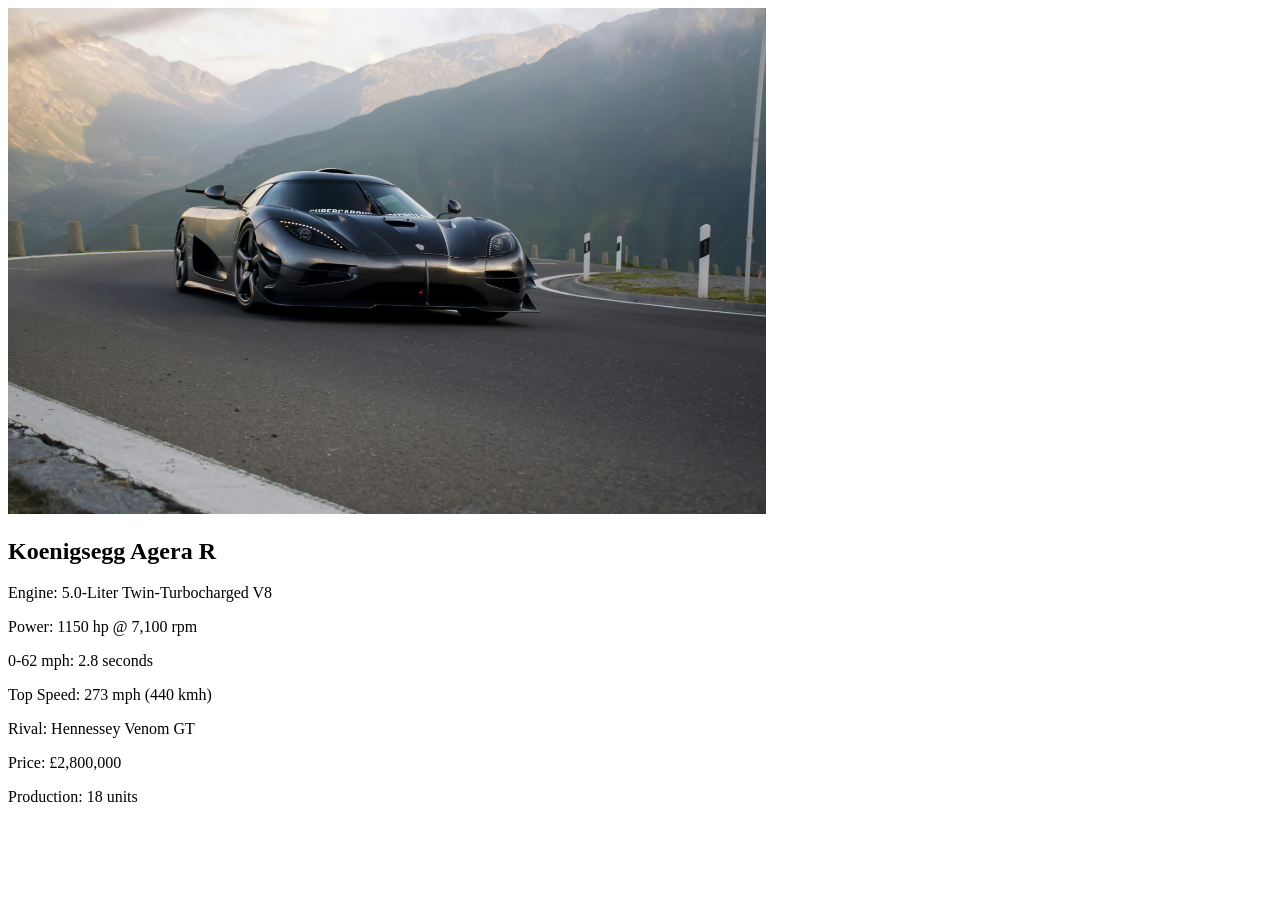
<file: reviews/car1.html>
<!DOCTYPE html>
<html lang="en">
<head>
  <meta charset="UTF-8">
  <title>Car Review</title>
   <style>
    .img-fluid {
      max-width: 60%;
      height: 20%;
    }
  </style>
</head>
<body>
    <img src="../img/portfolio/koenigsegg1.jpg" alt="car image" class="img-fluid"/>
    <h2>Koenigsegg Agera R</h2>
    <p>Engine: 5.0-Liter Twin-Turbocharged V8</p>
    <p>Power: 1150 hp @ 7,100 rpm</p>
    <p>0-62 mph: 2.8 seconds</p>
    <p>Top Speed: 273 mph (440 kmh)</p>
    <p>Rival: Hennessey Venom GT</p>
    <p>Price: £2,800,000</p>
    <p>Production: 18 units</p>

</body>
</html>
</file>
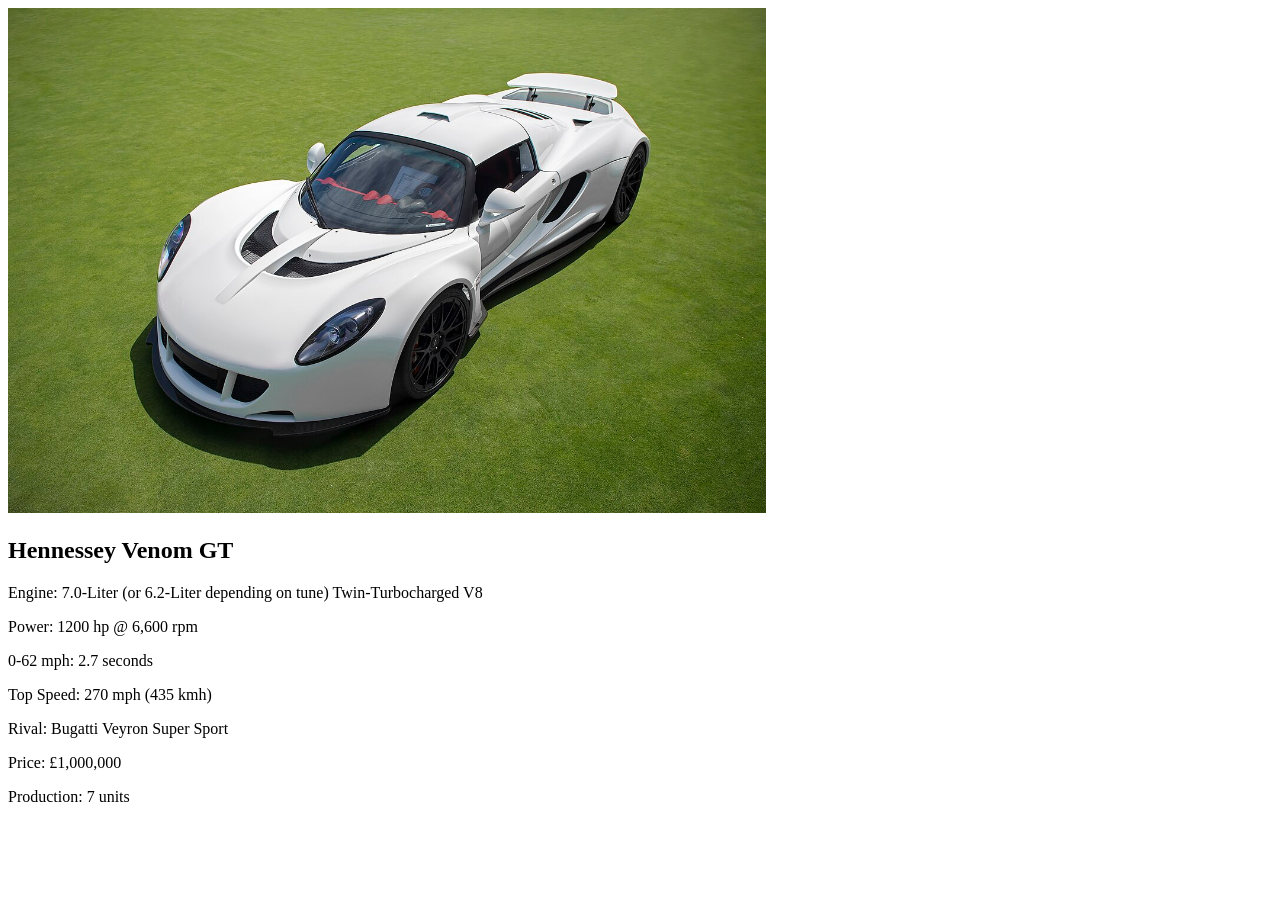
<file: reviews/car2.html>
<!DOCTYPE html>
<html lang="en">
<head>
  <meta charset="UTF-8">
  <title>Car Review</title>
   <style>
    .img-fluid {
      max-width: 60%;
      height: 20%;
    }
  </style>
</head>
<body>
    <img src="../img/portfolio/Hennessey_Venom_GT.jpg" alt="car image" class="img-fluid"/>
    <h2>Hennessey Venom GT</h2>
    <p>Engine: 7.0-Liter (or 6.2-Liter depending on tune) Twin-Turbocharged V8</p>
    <p>Power: 1200 hp @ 6,600 rpm</p>
    <p>0-62 mph: 2.7 seconds</p>
    <p>Top Speed: 270 mph (435 kmh)</p>
    <p>Rival: Bugatti Veyron Super Sport</p>
    <p>Price: £1,000,000</p>
    <p>Production: 7 units</p>

</body>
</html>
</file>
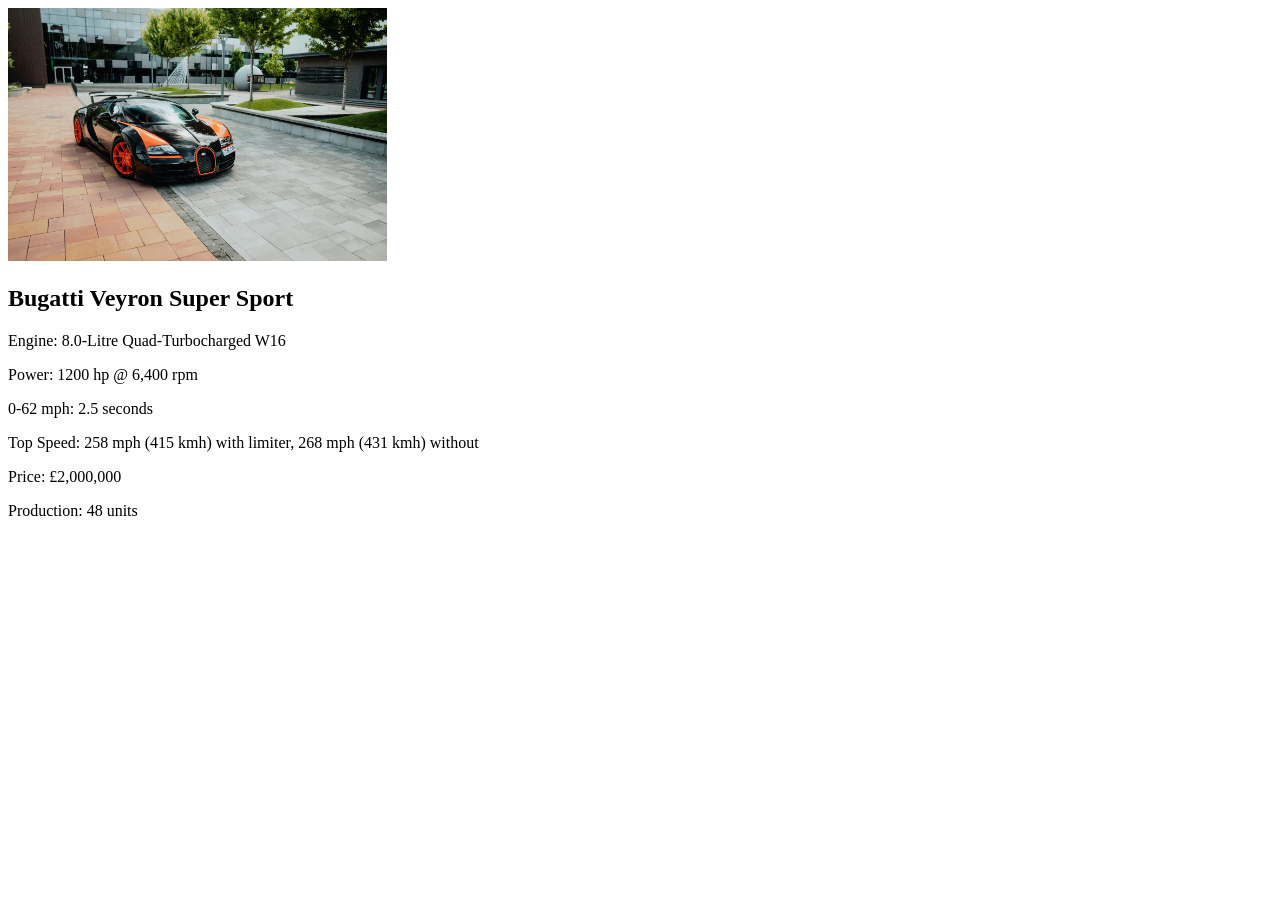
<file: reviews/car3.html>
<!DOCTYPE html>
<html lang="en">
<head>
  <meta charset="UTF-8">
  <title>Car Review</title>
   <style>
    .img-fluid {
      max-width: 30%;
      height: auto;
    }
  </style>
</head>
<body>
    <img src="../img/portfolio/veyronss.jpg" alt="car image" class="img-fluid"/>
    <h2> Bugatti Veyron Super Sport</h2>
    <p>Engine: 8.0-Litre Quad-Turbocharged W16</p>
    <p>Power: 1200 hp @ 6,400 rpm</p>
    <p>0-62 mph: 2.5 seconds</p>
    <p>Top Speed: 258 mph (415 kmh) with limiter, 268 mph (431 kmh) without</p>
    <p>Price: £2,000,000</p>
    <p>Production: 48 units</p>

</body>
</html>
</file>
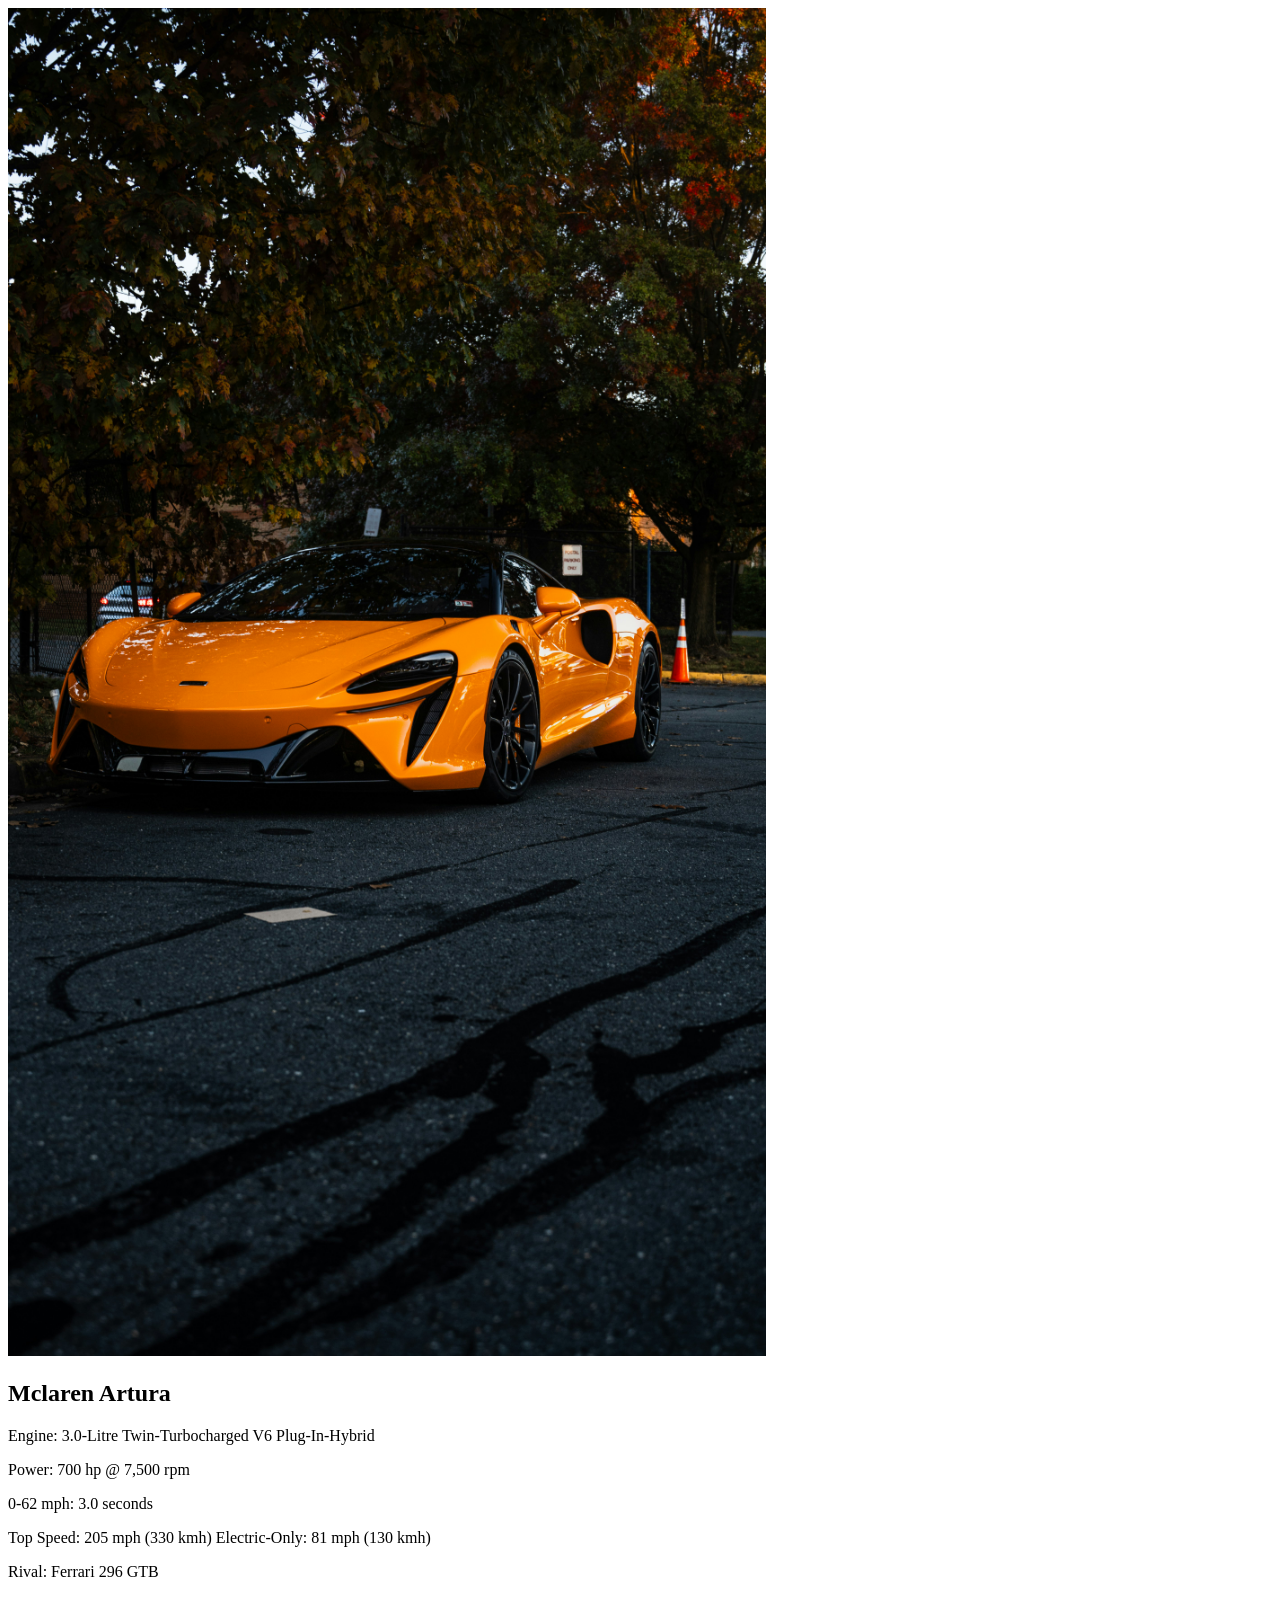
<file: reviews/car4.html>
<!DOCTYPE html>
<html lang="en">
<head>
  <meta charset="UTF-8">
  <title>Car Review</title>
   <style>
    .img-fluid {
      max-width: 60%;
      height: 20%;
    }
  </style>
</head>
<body>
    <img src="../img/portfolio/artura.jpg" alt="car image" class="img-fluid"/>
    <h2>Mclaren Artura</h2>
    <p>Engine: 3.0-Litre Twin-Turbocharged V6 Plug-In-Hybrid</p>
    <p>Power: 700 hp @ 7,500 rpm</p>
    <p>0-62 mph: 3.0 seconds</p>
    <p>Top Speed: 205 mph (330 kmh) Electric-Only: 81 mph (130 kmh)</p>
    <p>Rival: Ferrari 296 GTB</p>
    <p>Price: £189,200</p>

</body>
</html></p>
</file>
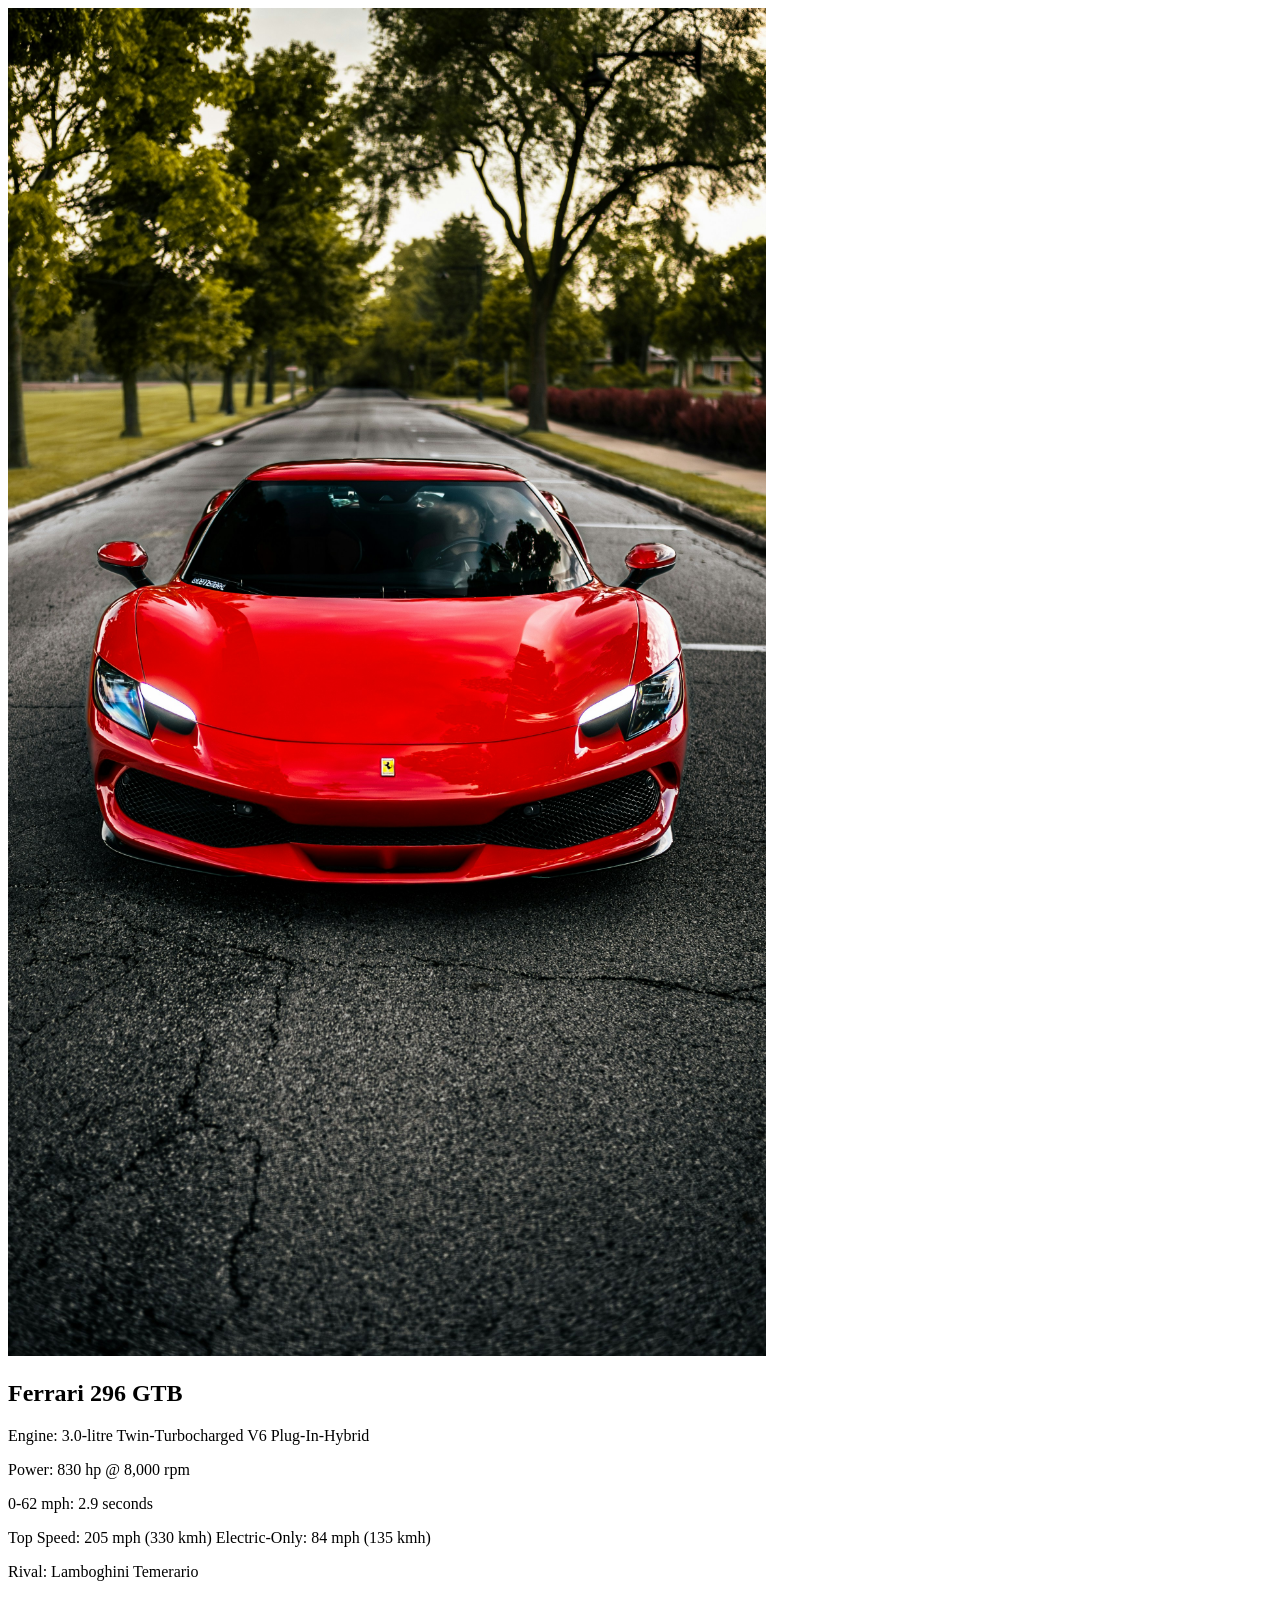
<file: reviews/car5.html>
<!DOCTYPE html>
<html lang="en">
<head>
  <meta charset="UTF-8">
  <title>Car Review</title>
   <style>
    .img-fluid {
      max-width: 60%;
      height: 20%;
    }
  </style>
</head>
<body>
    <img src="../img/portfolio/296gtb.jpg" alt="car image" class="img-fluid"/>
    <h2>Ferrari 296 GTB</h2>
    <p>Engine: 3.0-litre Twin-Turbocharged V6 Plug-In-Hybrid</p>
    <p>Power: 830 hp @ 8,000 rpm</p>
    <p>0-62 mph: 2.9 seconds</p>
    <p>Top Speed: 205 mph (330 kmh) Electric-Only: 84 mph (135 kmh)</p>
    <p>Rival: Lamboghini Temerario</p>
    <p>Price: £241,560</p>

</body>
</html>
</file>
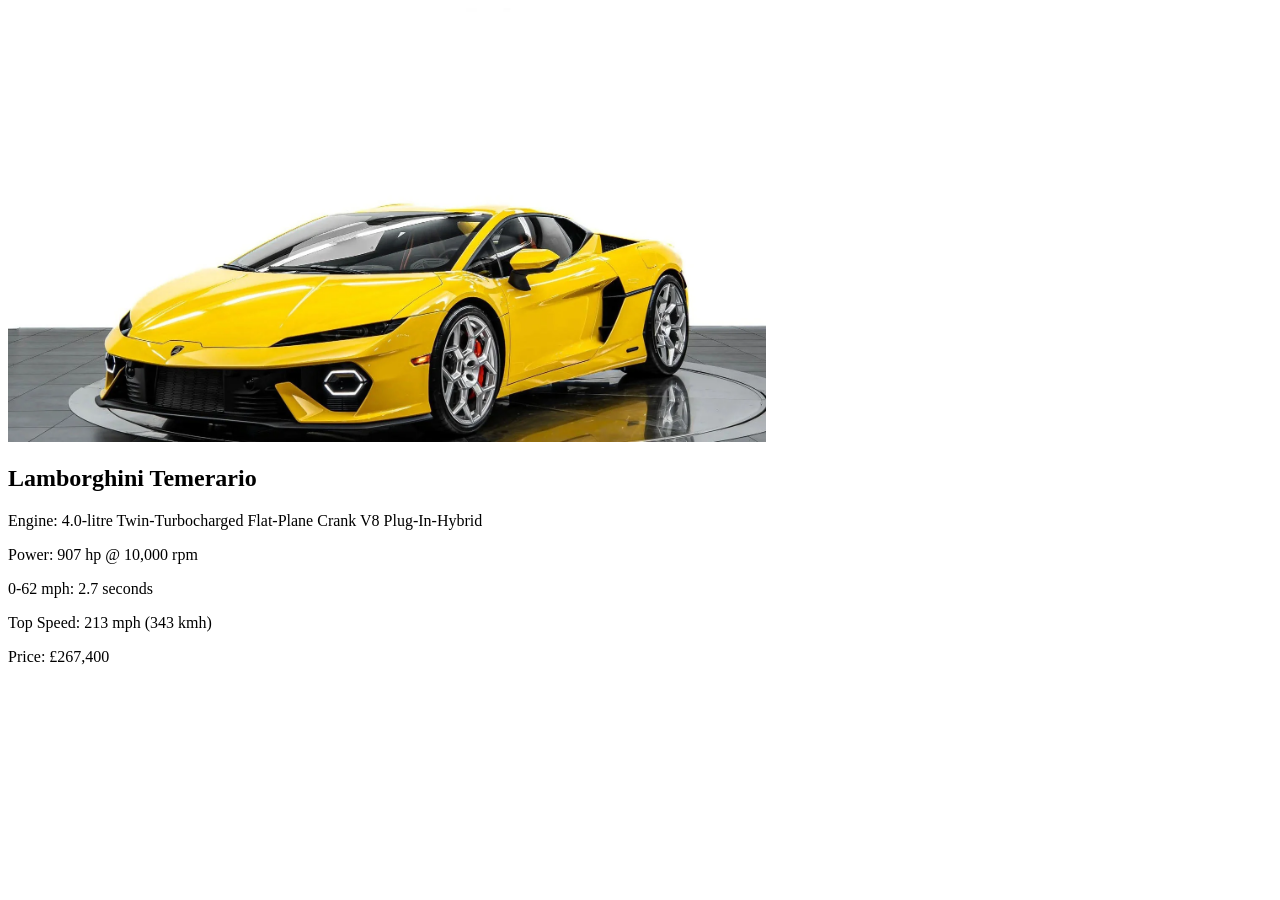
<file: reviews/car6.html>
<!DOCTYPE html>
<html lang="en">
<head>
  <meta charset="UTF-8">
  <title>Car Review</title>
   <style>
    .img-fluid {
      max-width: 60%;
      height: 20%;
    }
  </style>
</head>
<body>
    <img src="../img/portfolio/2026temerario.webp" alt="car image" class="img-fluid"/>
    <h2>Lamborghini Temerario</h2>
    <p>Engine: 4.0-litre Twin-Turbocharged Flat-Plane Crank V8 Plug-In-Hybrid</p>
    <p>Power: 907 hp @ 10,000 rpm</p>
    <p>0-62 mph: 2.7 seconds</p>
    <p>Top Speed: 213 mph (343 kmh)</p>
    <p>Price: £267,400</p>

</body>
</html>
</file>
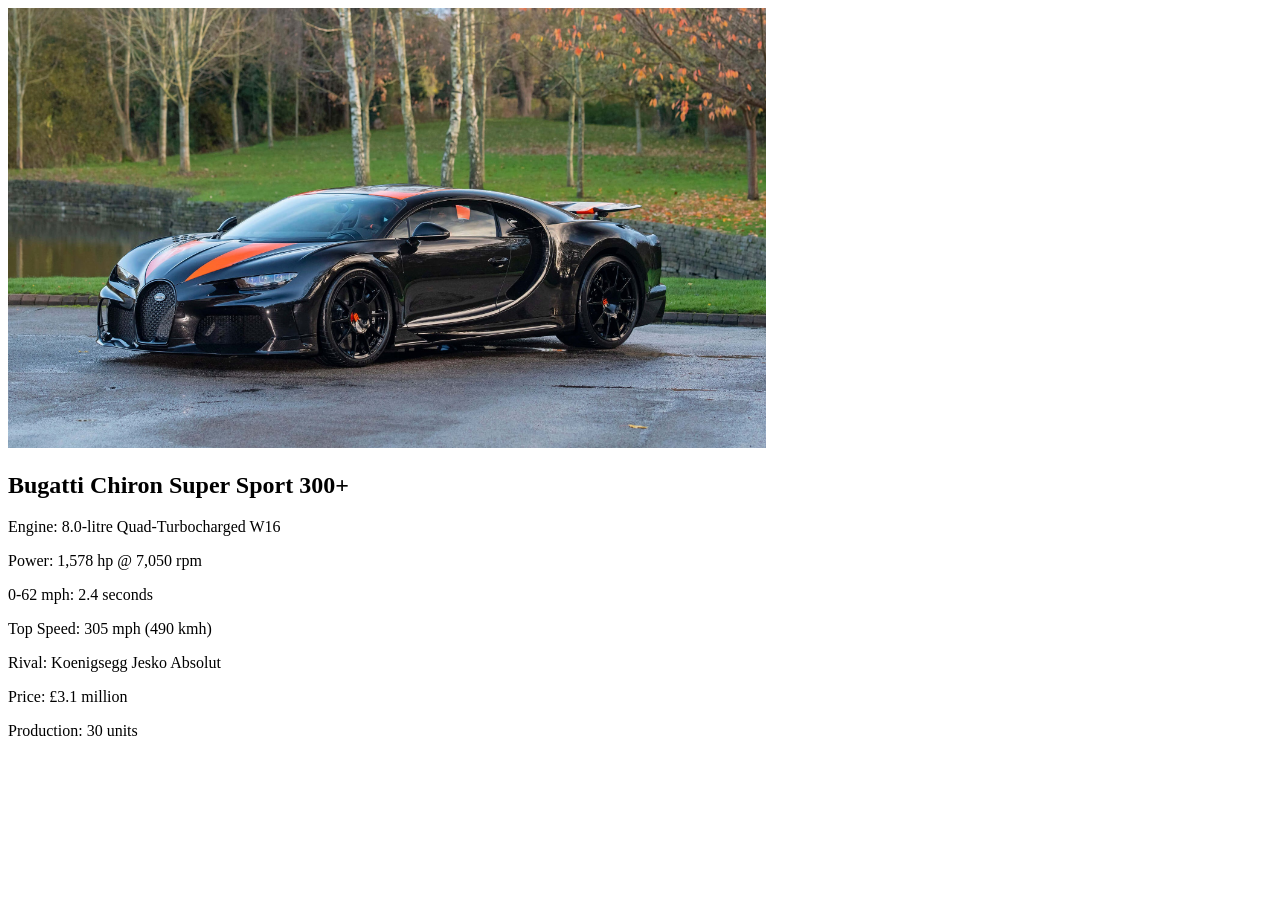
<file: reviews/car7.html>
<!DOCTYPE html>
<html lang="en">
<head>
  <meta charset="UTF-8">
  <title>Car Review</title>
   <style>
    .img-fluid {
      max-width: 60%;
      height: 20%;
    }
  </style>
</head>
<body>
    <img src="../img/portfolio/300+.jpg" alt="car image" class="img-fluid"/>
    <h2>Bugatti Chiron Super Sport 300+</h2>
    <p>Engine: 8.0-litre Quad-Turbocharged W16</p>
    <p>Power: 1,578 hp @ 7,050 rpm</p>
    <p>0-62 mph: 2.4 seconds</p>
    <p>Top Speed: 305 mph (490 kmh)</p>
    <p>Rival: Koenigsegg Jesko Absolut</p>
    <p>Price: £3.1 million</p>
    <p>Production: 30 units</p>

</body>
</html>
</file>
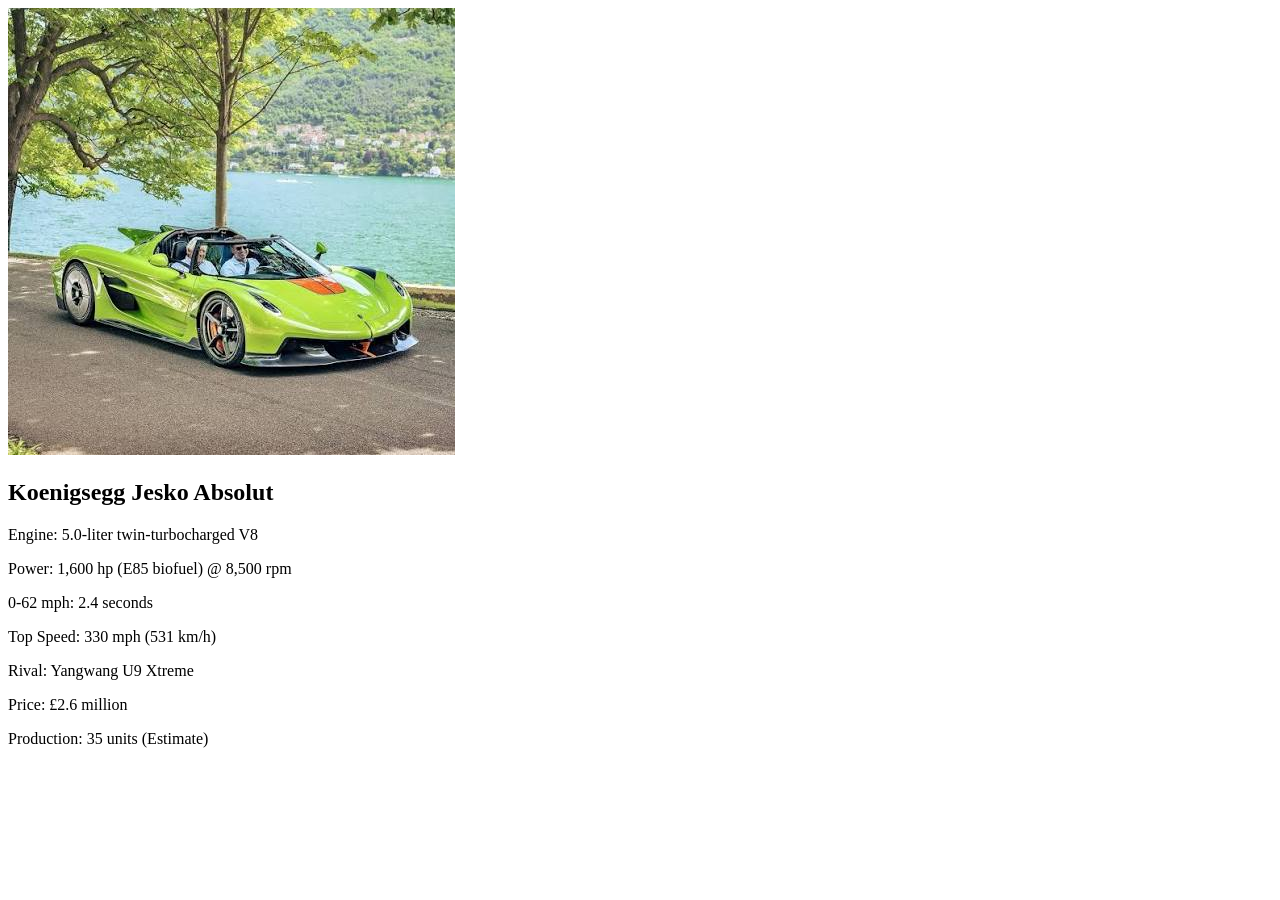
<file: reviews/car8.html>
<!DOCTYPE html>
<html lang="en">
<head>
  <meta charset="UTF-8">
  <title>Car Review</title>
   <style>
    .img-fluid {
      max-width: 60%;
      height: 20%;
    }
  </style>
</head>
<body>
    <img src="../img/portfolio/absolut.jpeg" alt="car image" class="img-fluid"/>
    <h2>Koenigsegg Jesko Absolut</h2>
    <p>Engine: 5.0-liter twin-turbocharged V8</p>
    <p>Power: 1,600 hp (E85 biofuel) @ 8,500 rpm</p>
    <p>0-62 mph: 2.4 seconds</p>
    <p>Top Speed: 330 mph (531 km/h)</p>
    <p>Rival: Yangwang U9 Xtreme</p>
    <p>Price: £2.6 million</p>
    <p>Production: 35 units (Estimate)</p>

</body>
</html>
</file>
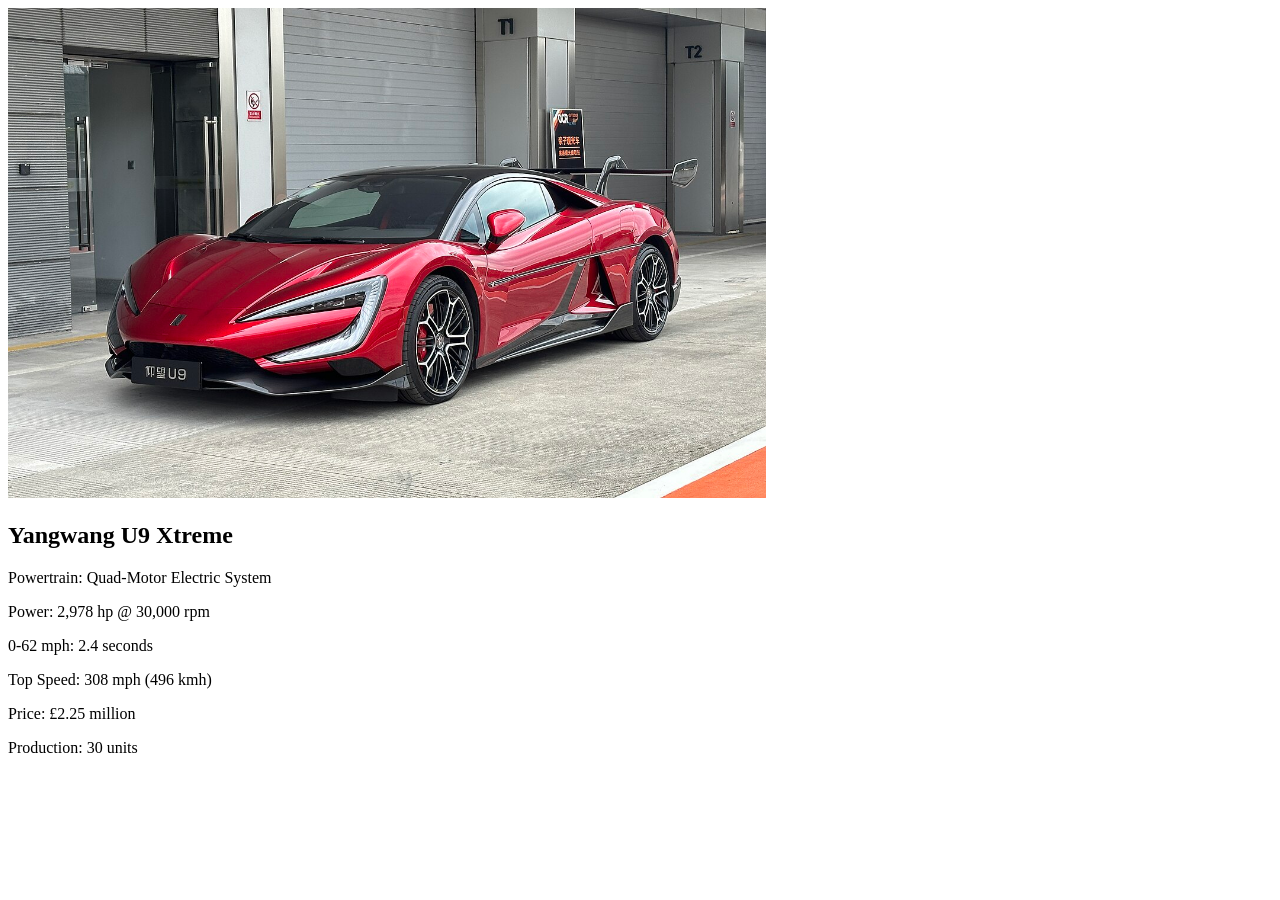
<file: reviews/car9.html>
<!DOCTYPE html>
<html lang="en">
<head>
  <meta charset="UTF-8">
  <title>Car Review</title>
   <style>
    .img-fluid {
      max-width: 60%;
      height: 20%;
    }
  </style>
</head>
<body>
    <img src="../img/portfolio/u9xtreme.jpg" alt="car image" class="img-fluid"/>
    <h2>Yangwang U9 Xtreme</h2>
    <p>Powertrain: Quad-Motor Electric System</p>
    <p>Power: 2,978 hp @ 30,000 rpm</p>
    <p>0-62 mph: 2.4 seconds</p>
    <p>Top Speed: 308 mph (496 kmh)</p>
    <p>Price: £2.25 million</p>
    <p>Production: 30 units</p>

</body>
</html>
</file>
